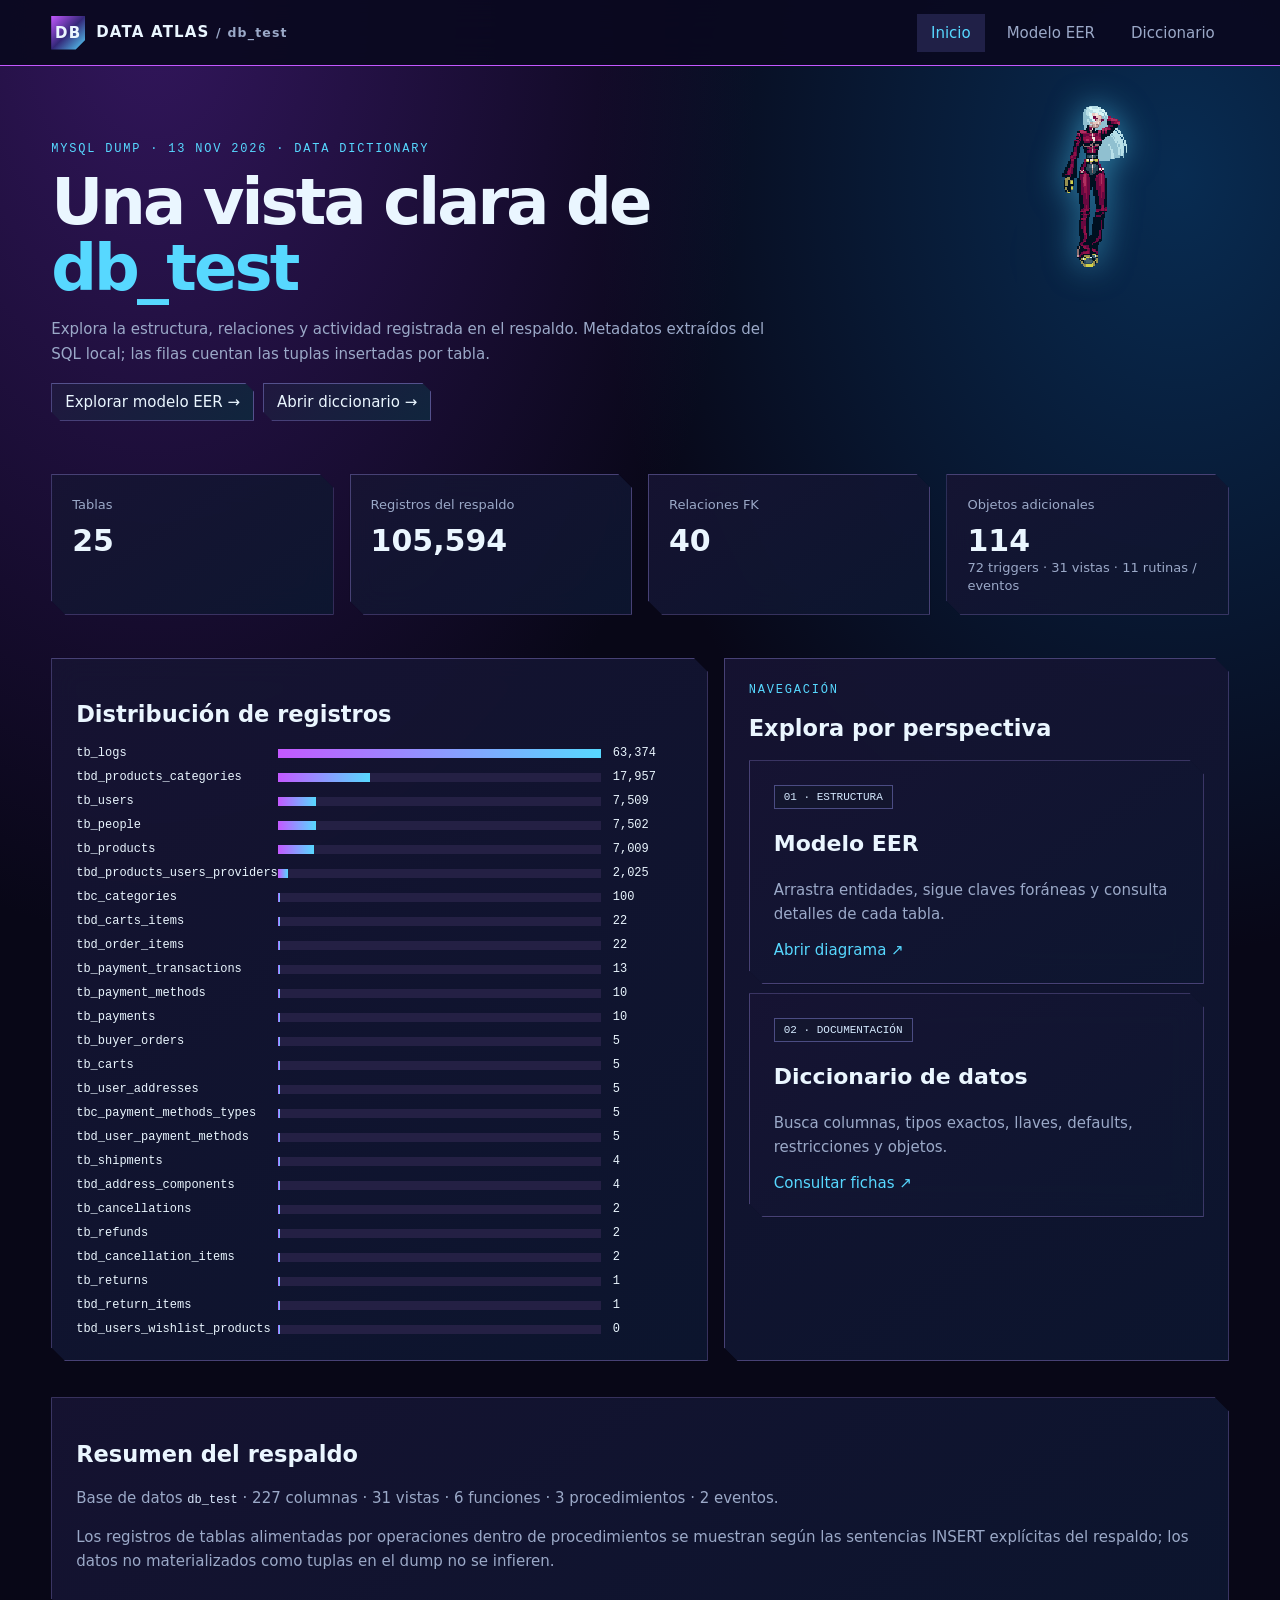
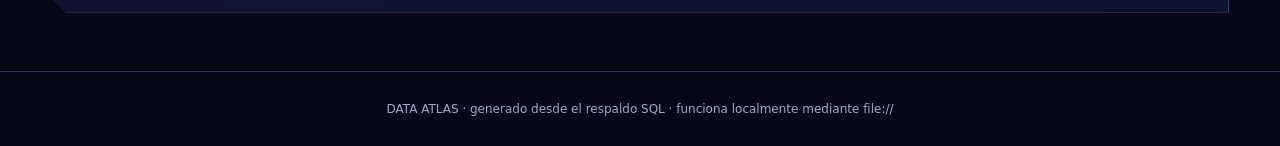
<file: Practica04/index.html>
﻿<!doctype html><html lang="es"><head><meta charset="utf-8"><meta name="viewport" content="width=device-width,initial-scale=1"><meta name="theme-color" content="#080b12"><title>Data Atlas · db_test</title><link rel="stylesheet" href="estilos.css"><script defer src="datos_bd.js"></script><script defer src="app.js"></script></head><body data-page="home"><div id="home"></div></body></html>
</file>
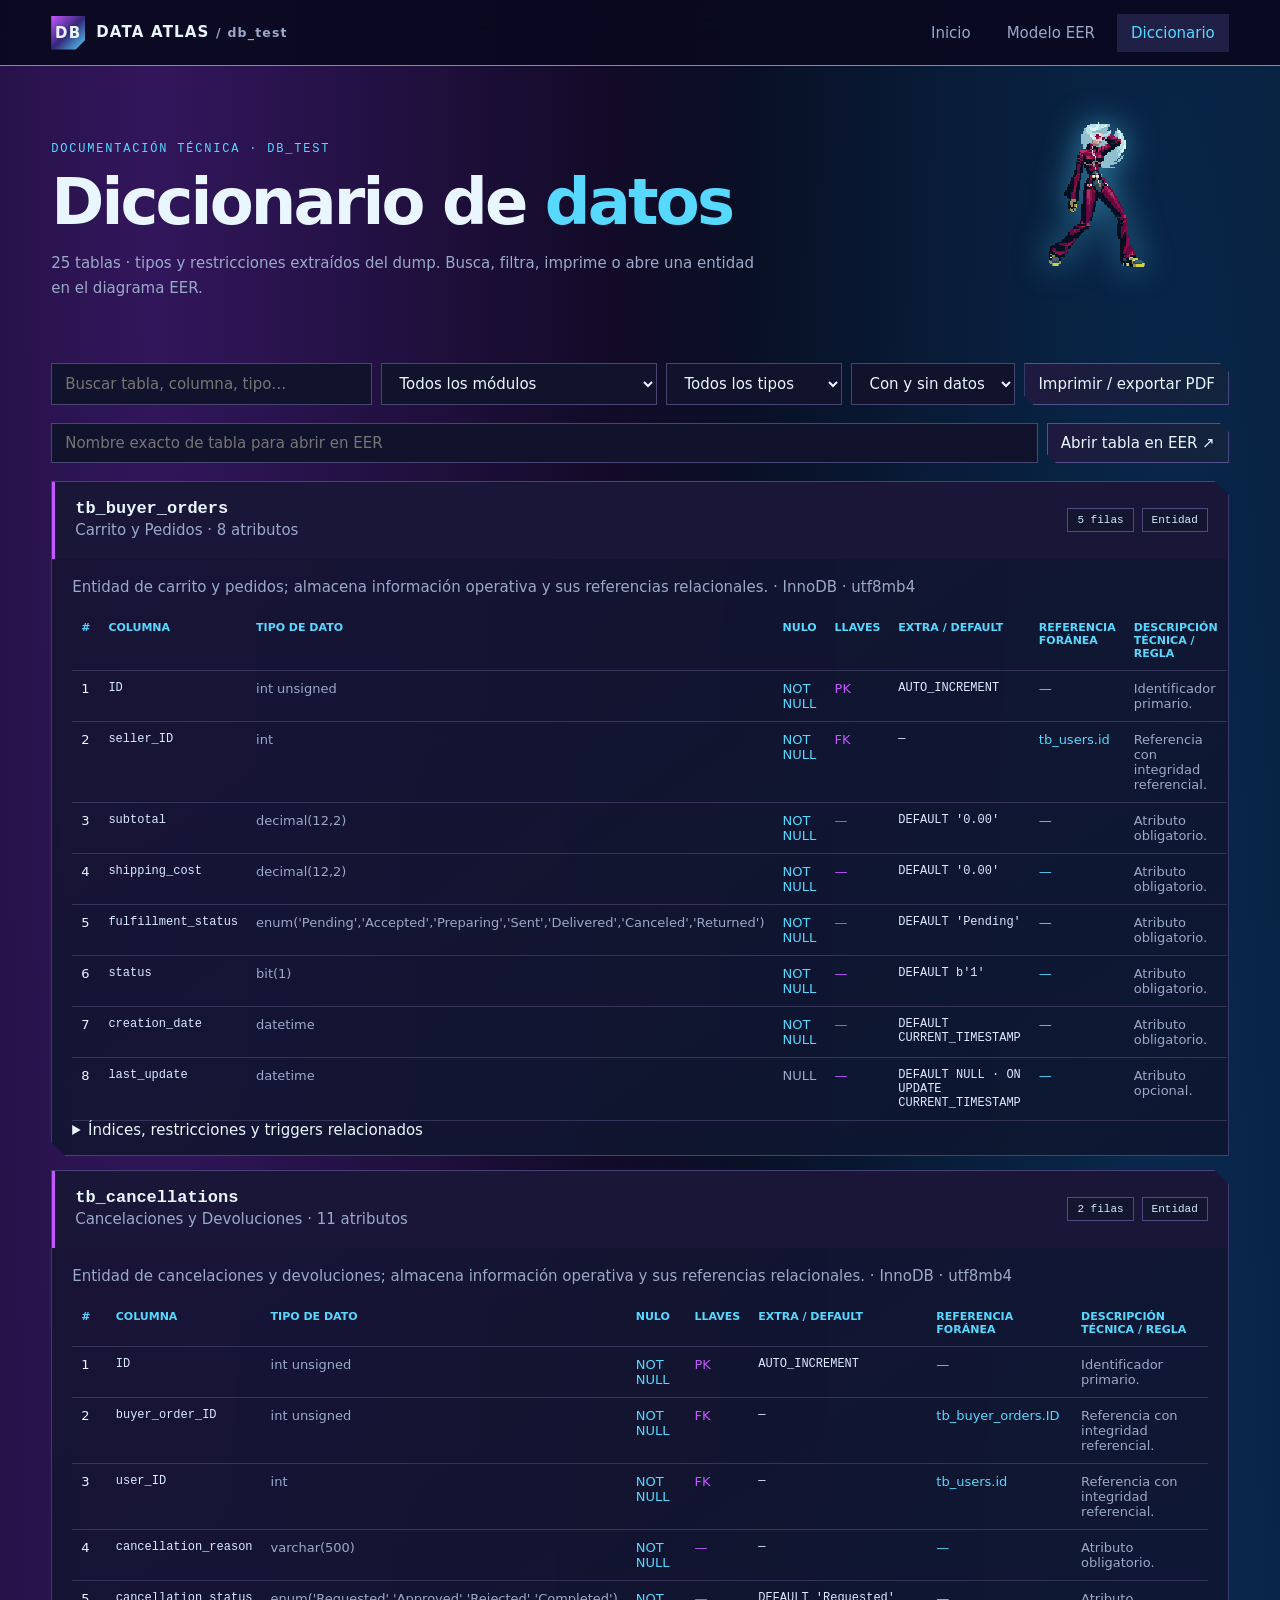
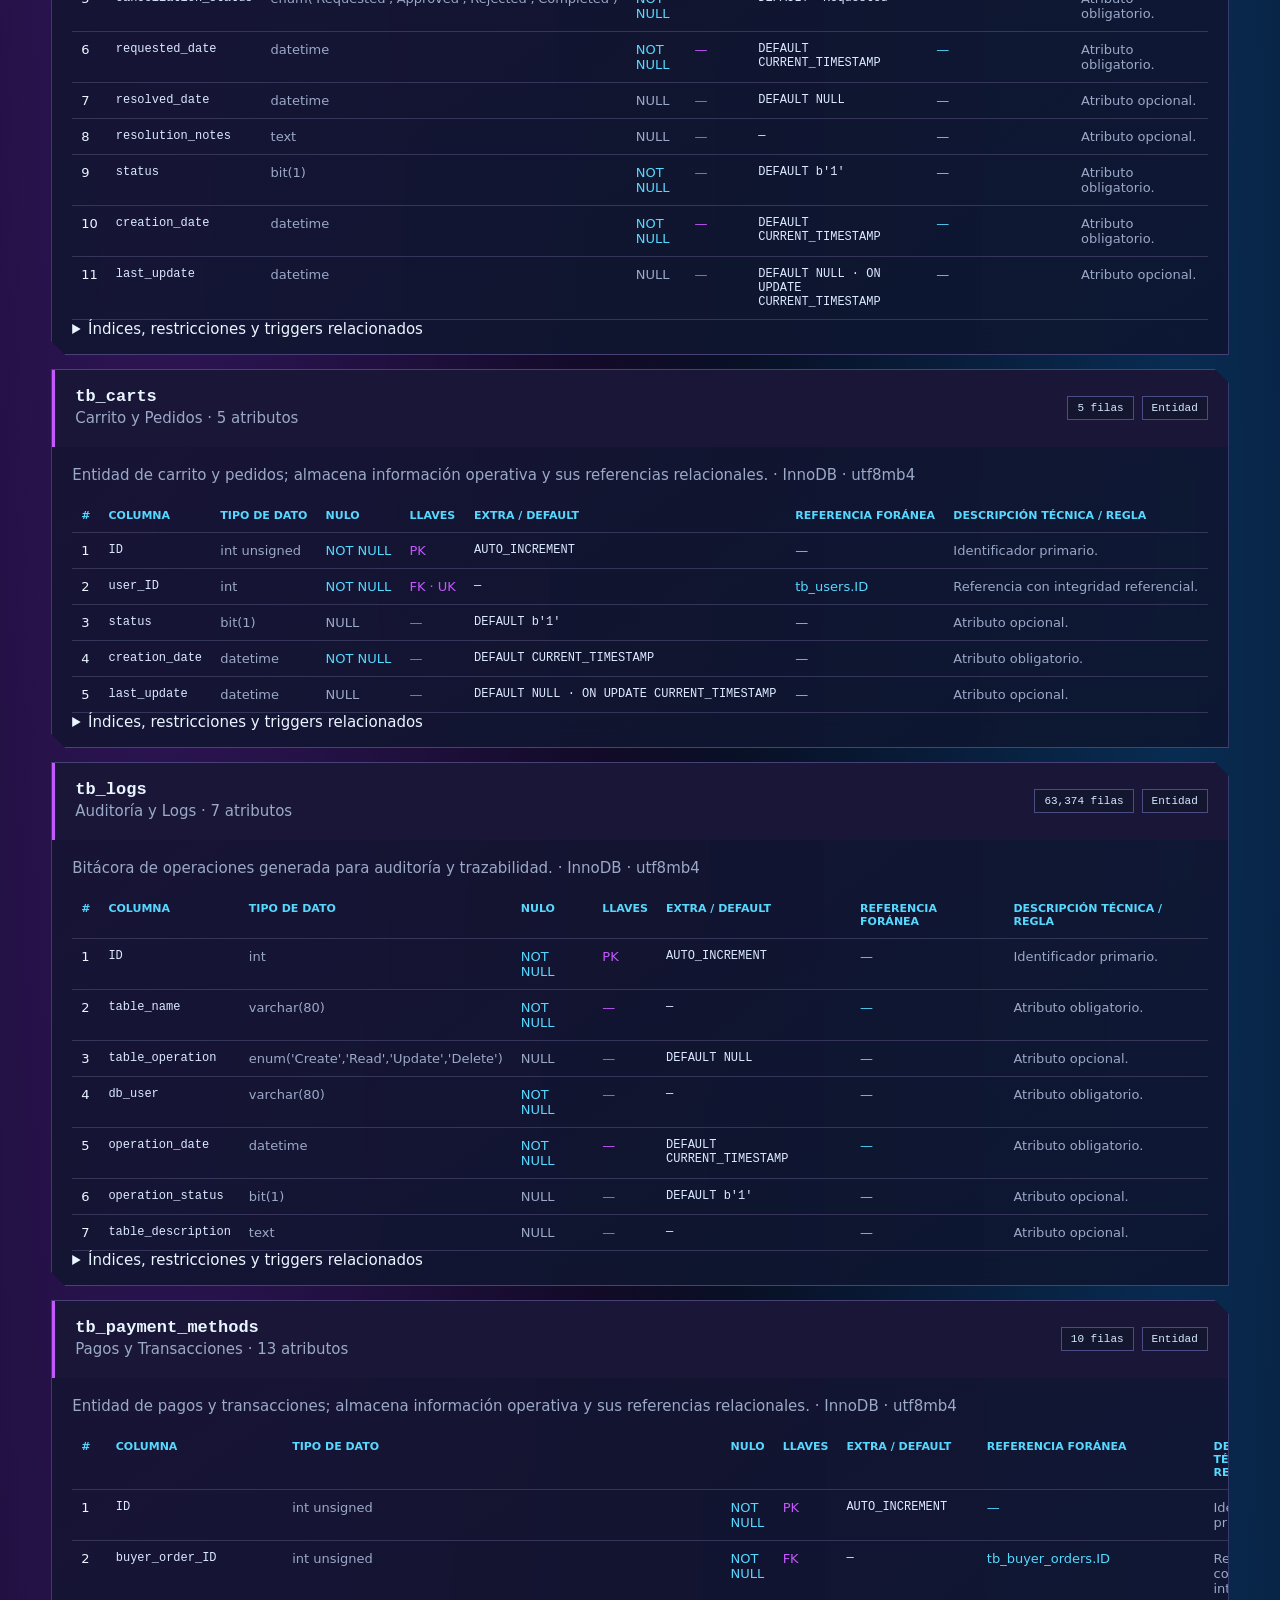
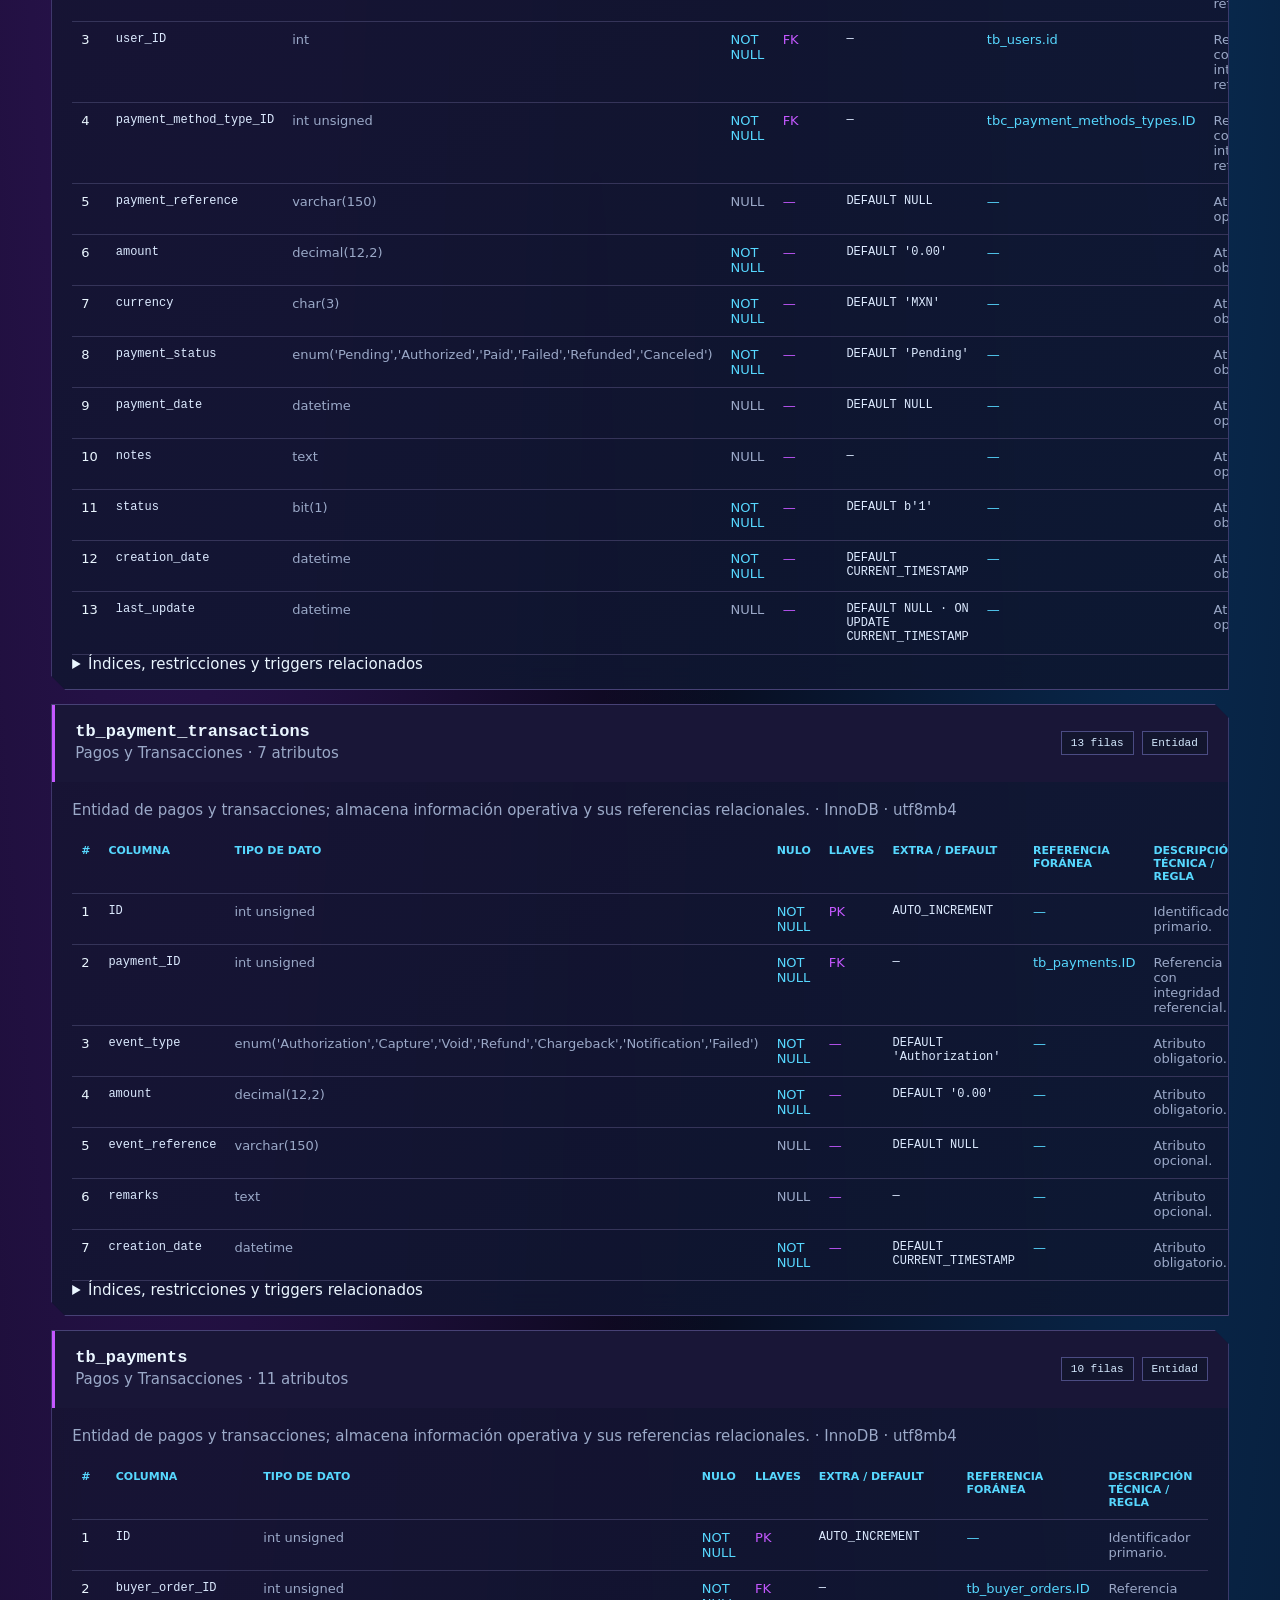
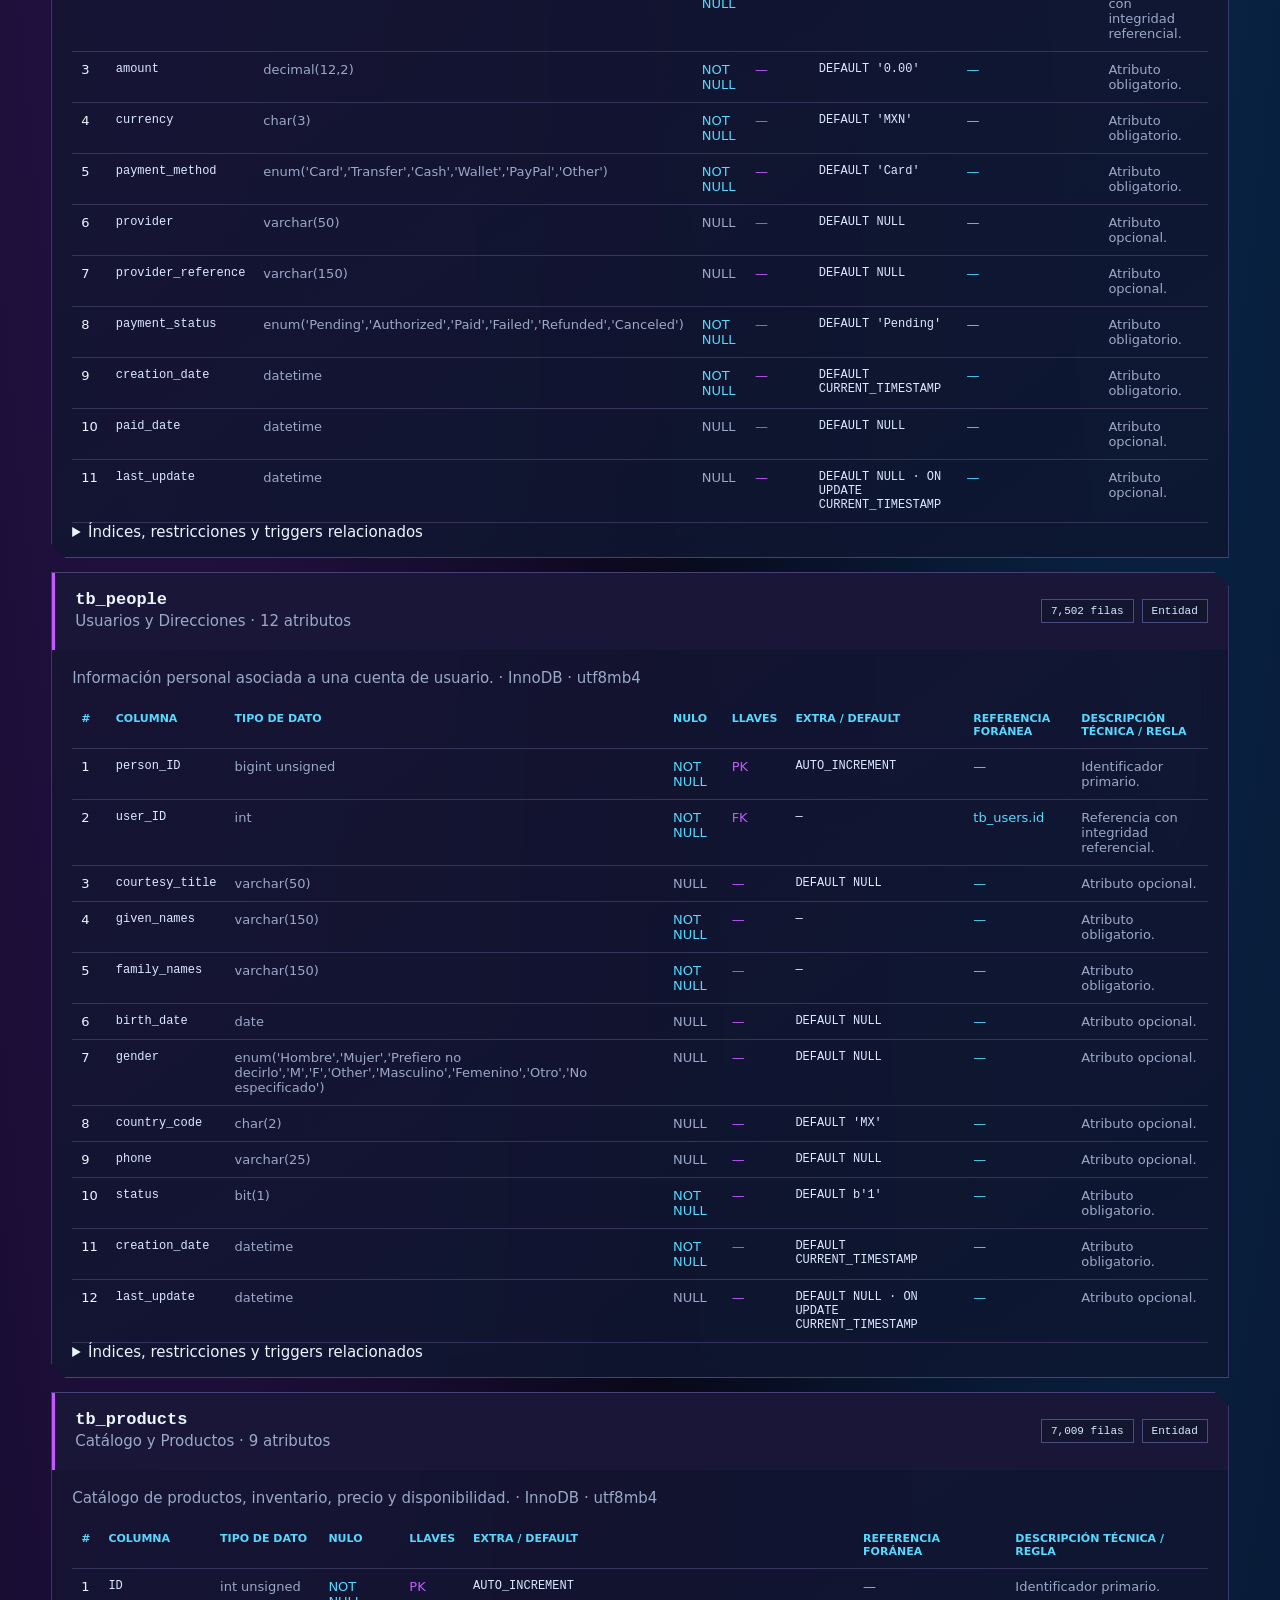
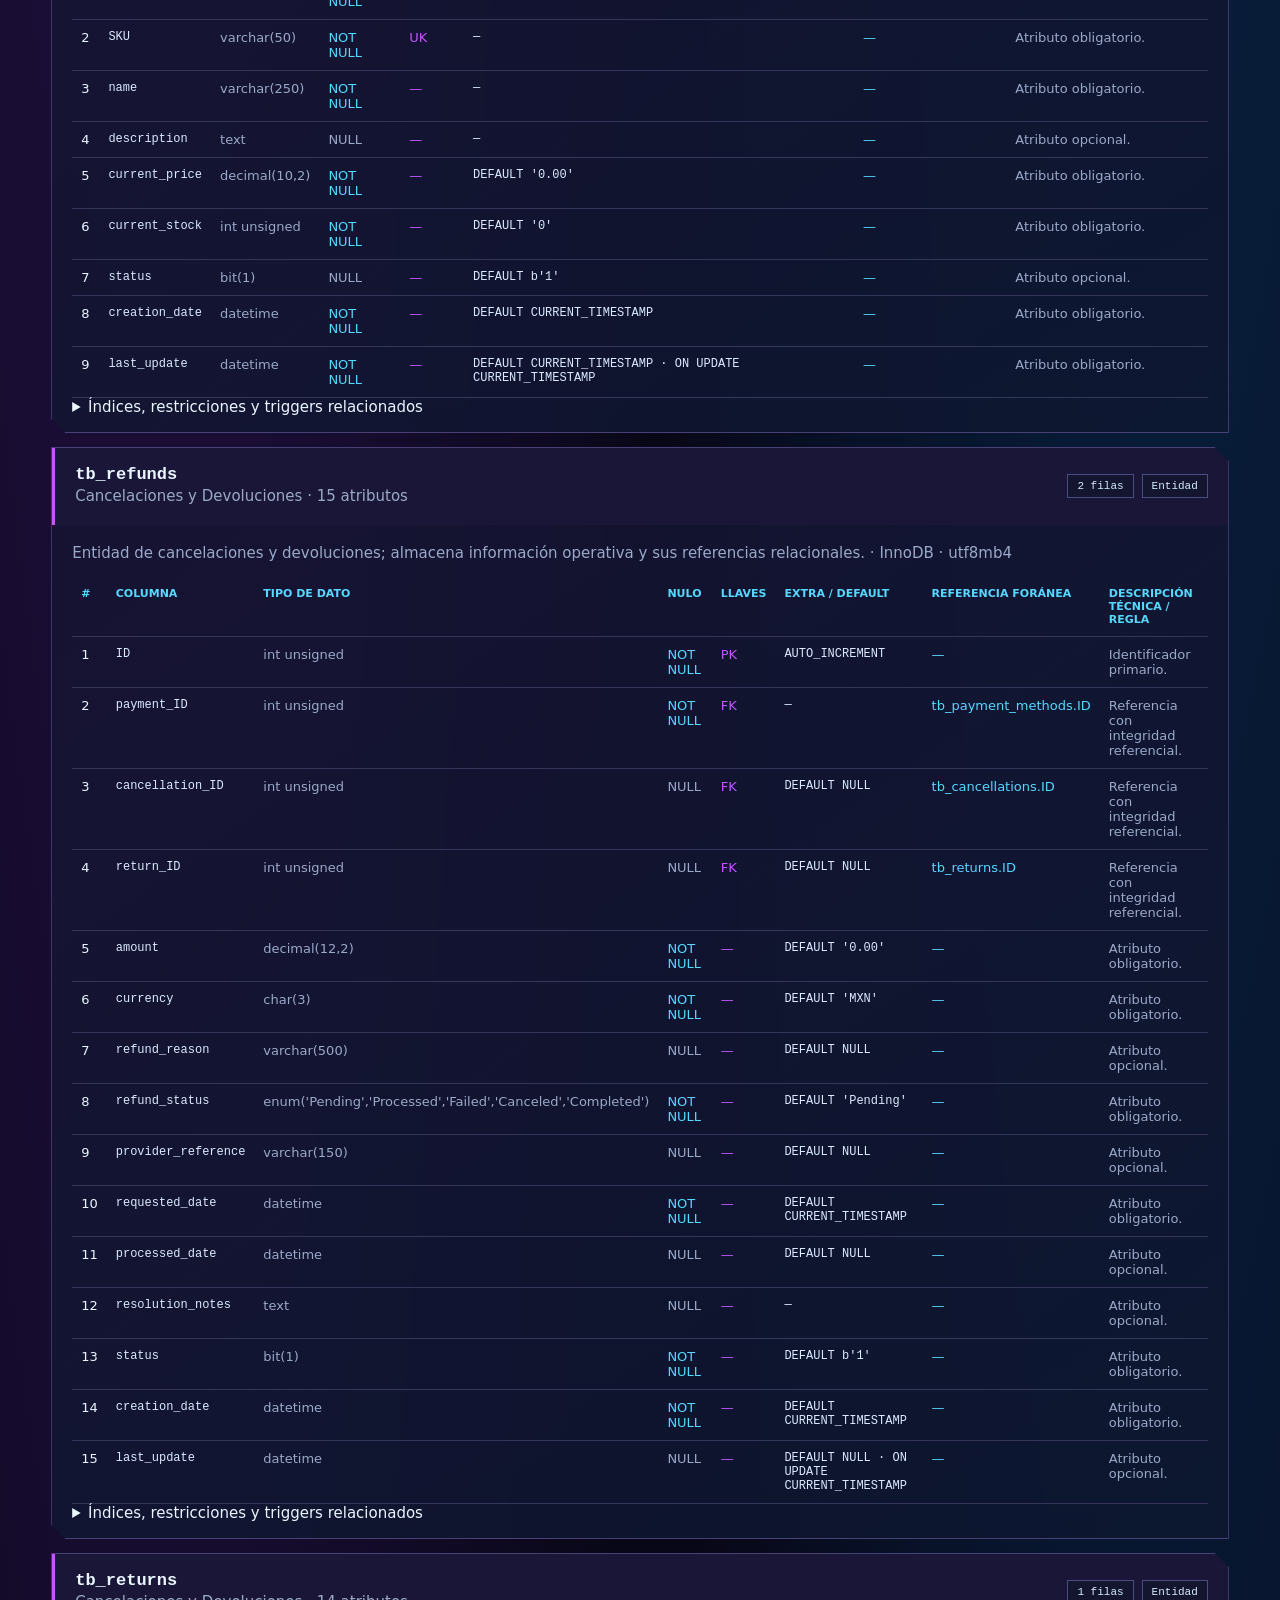
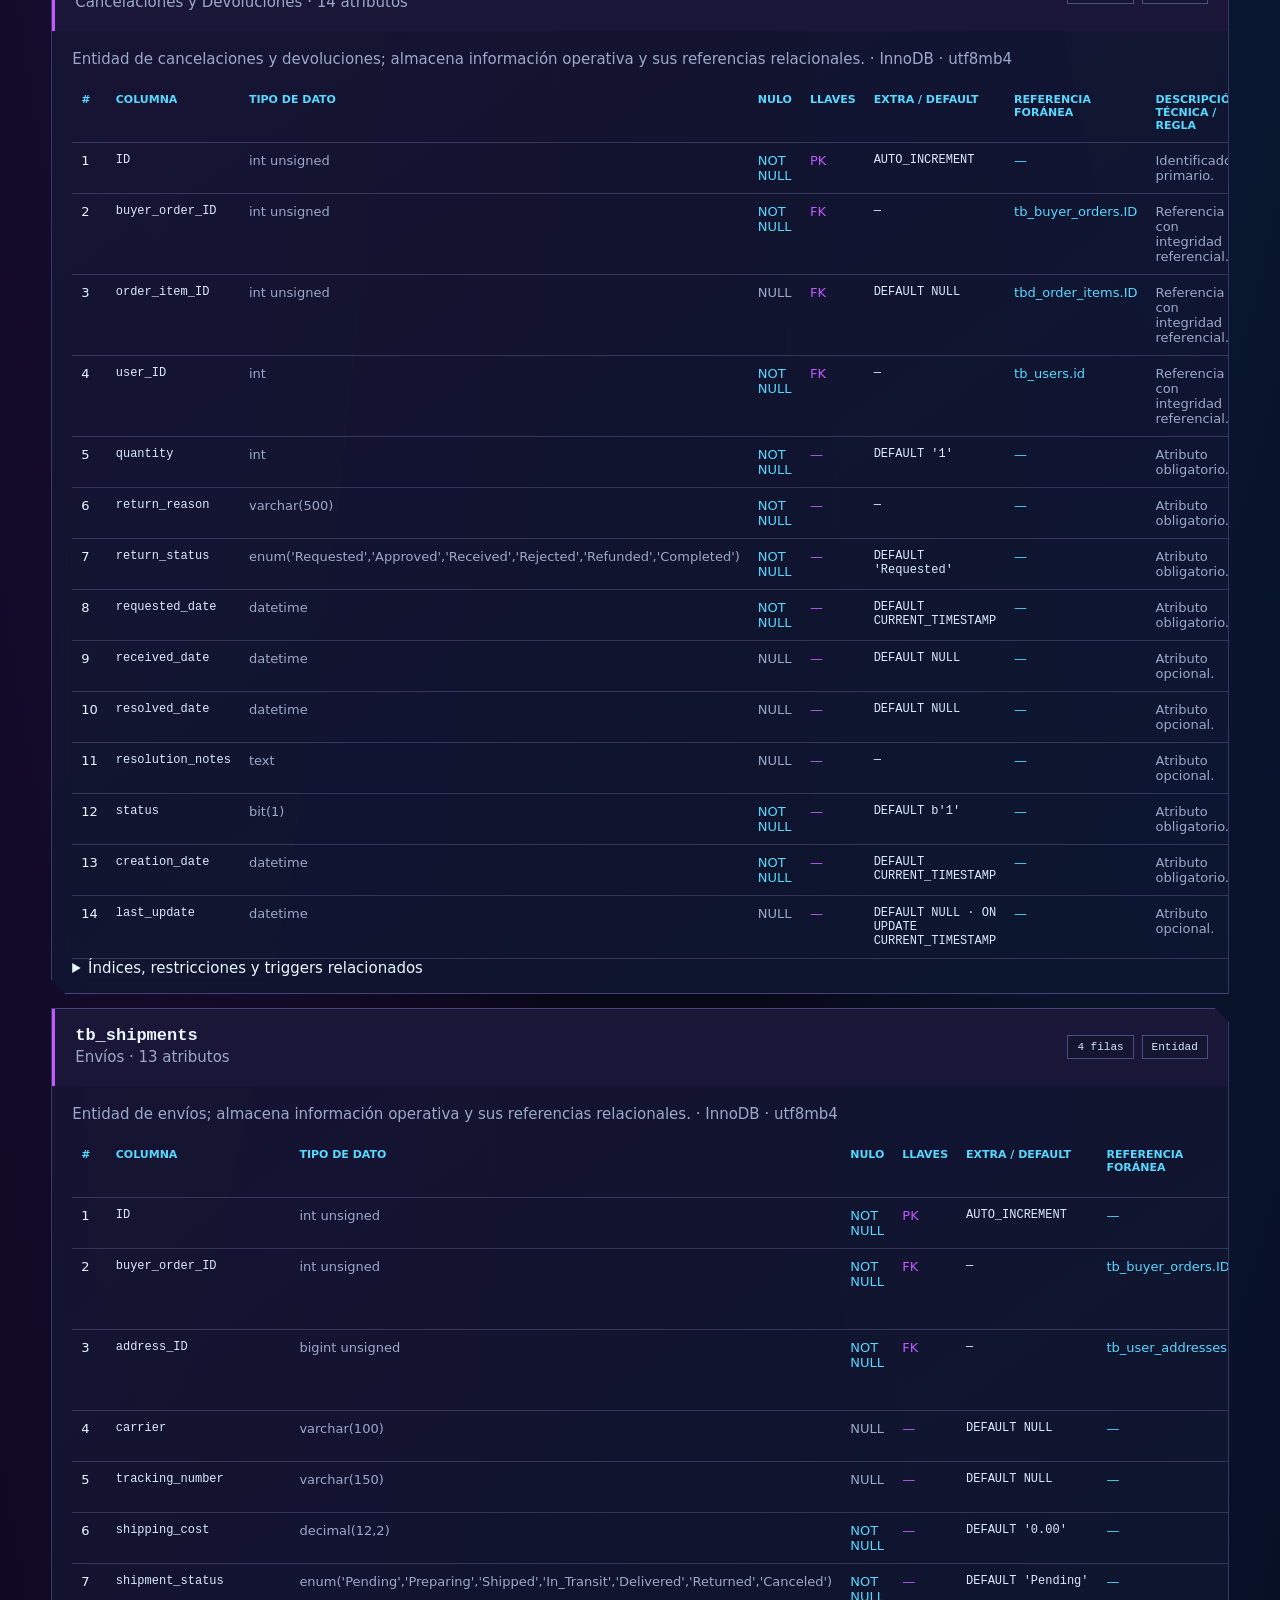
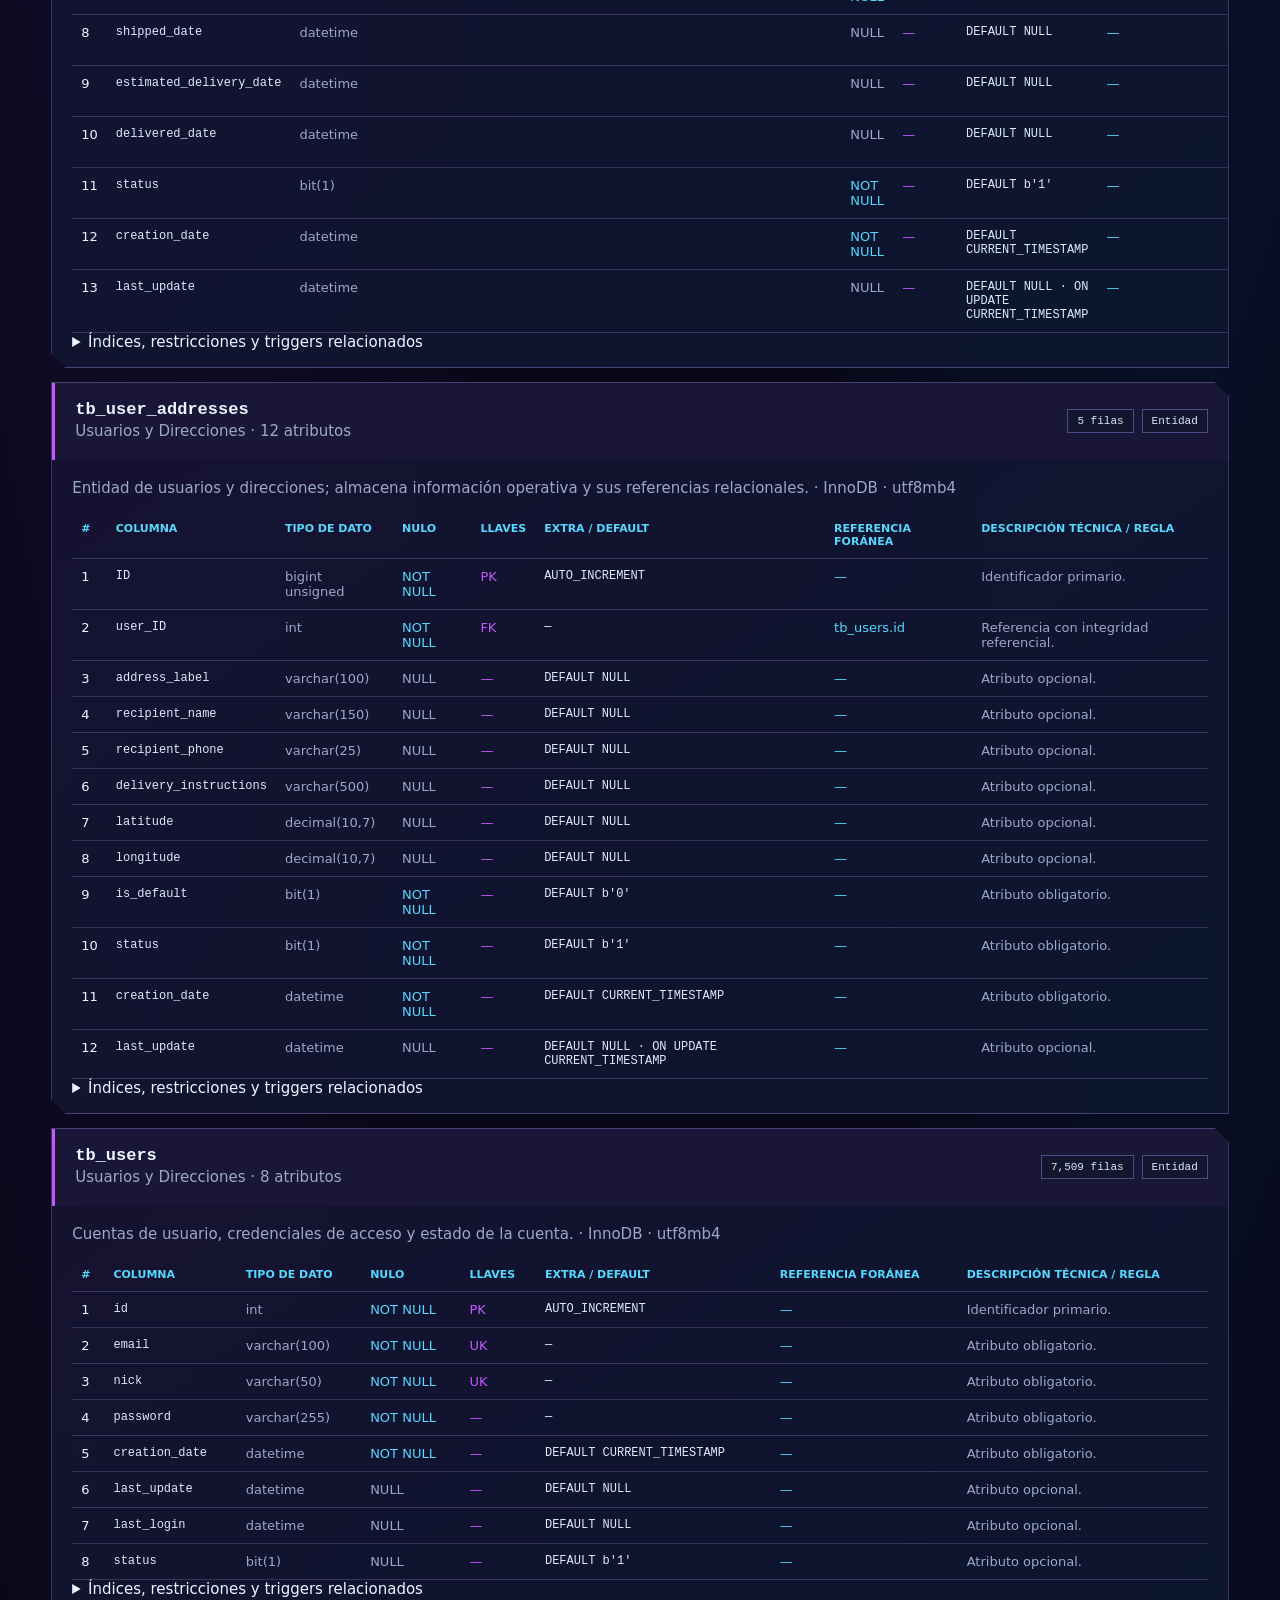
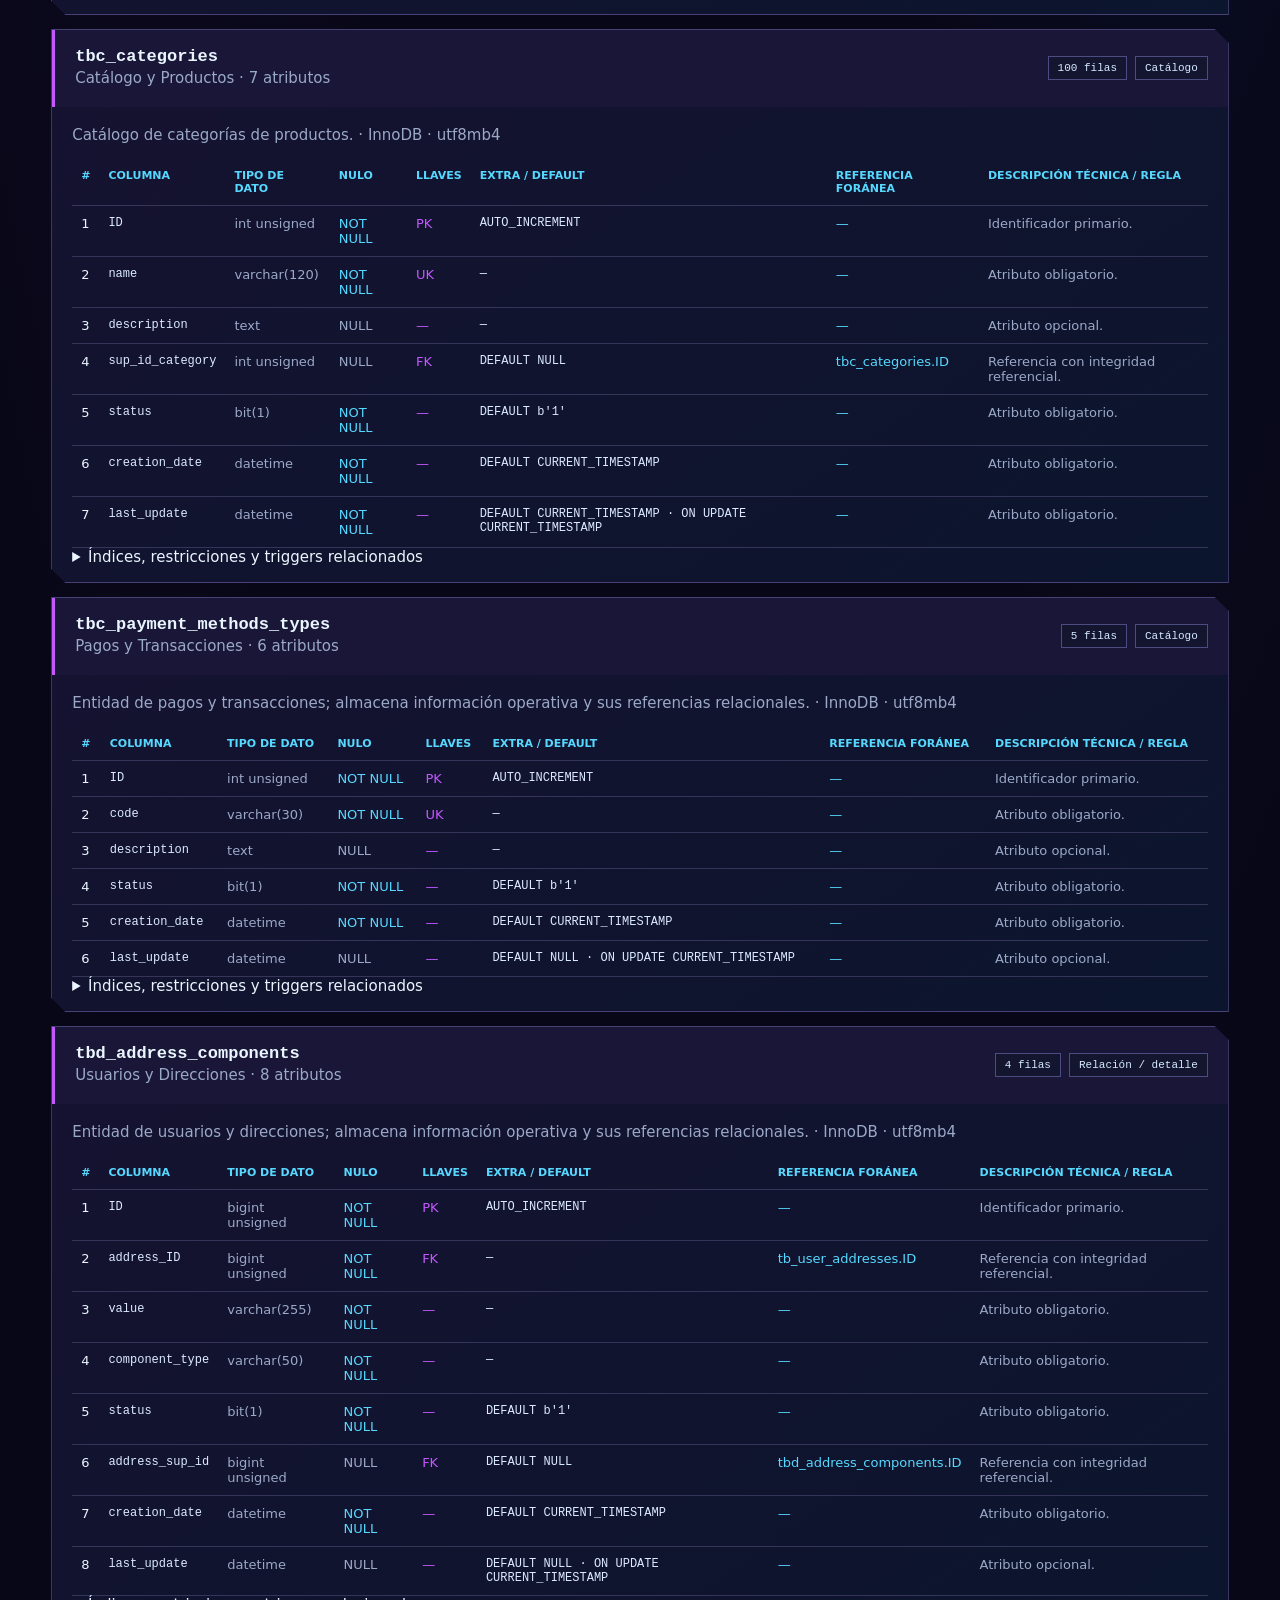
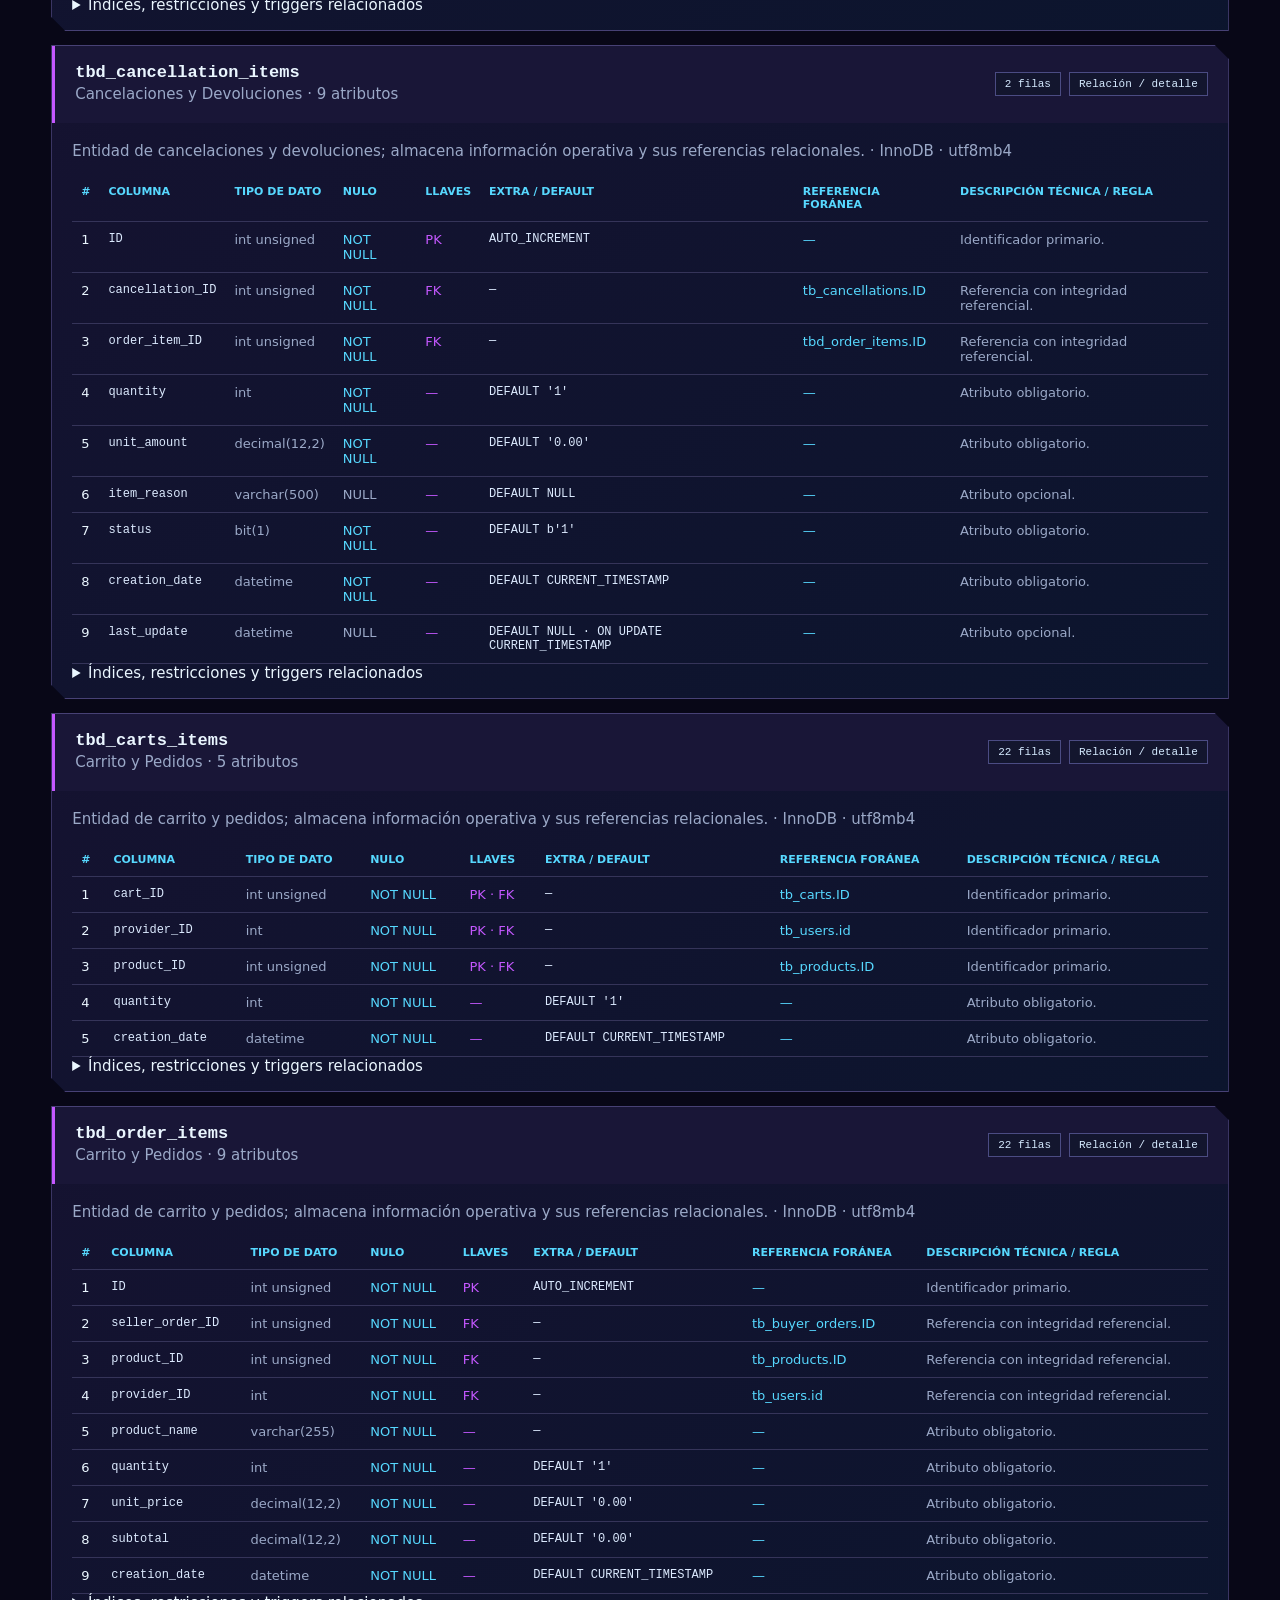
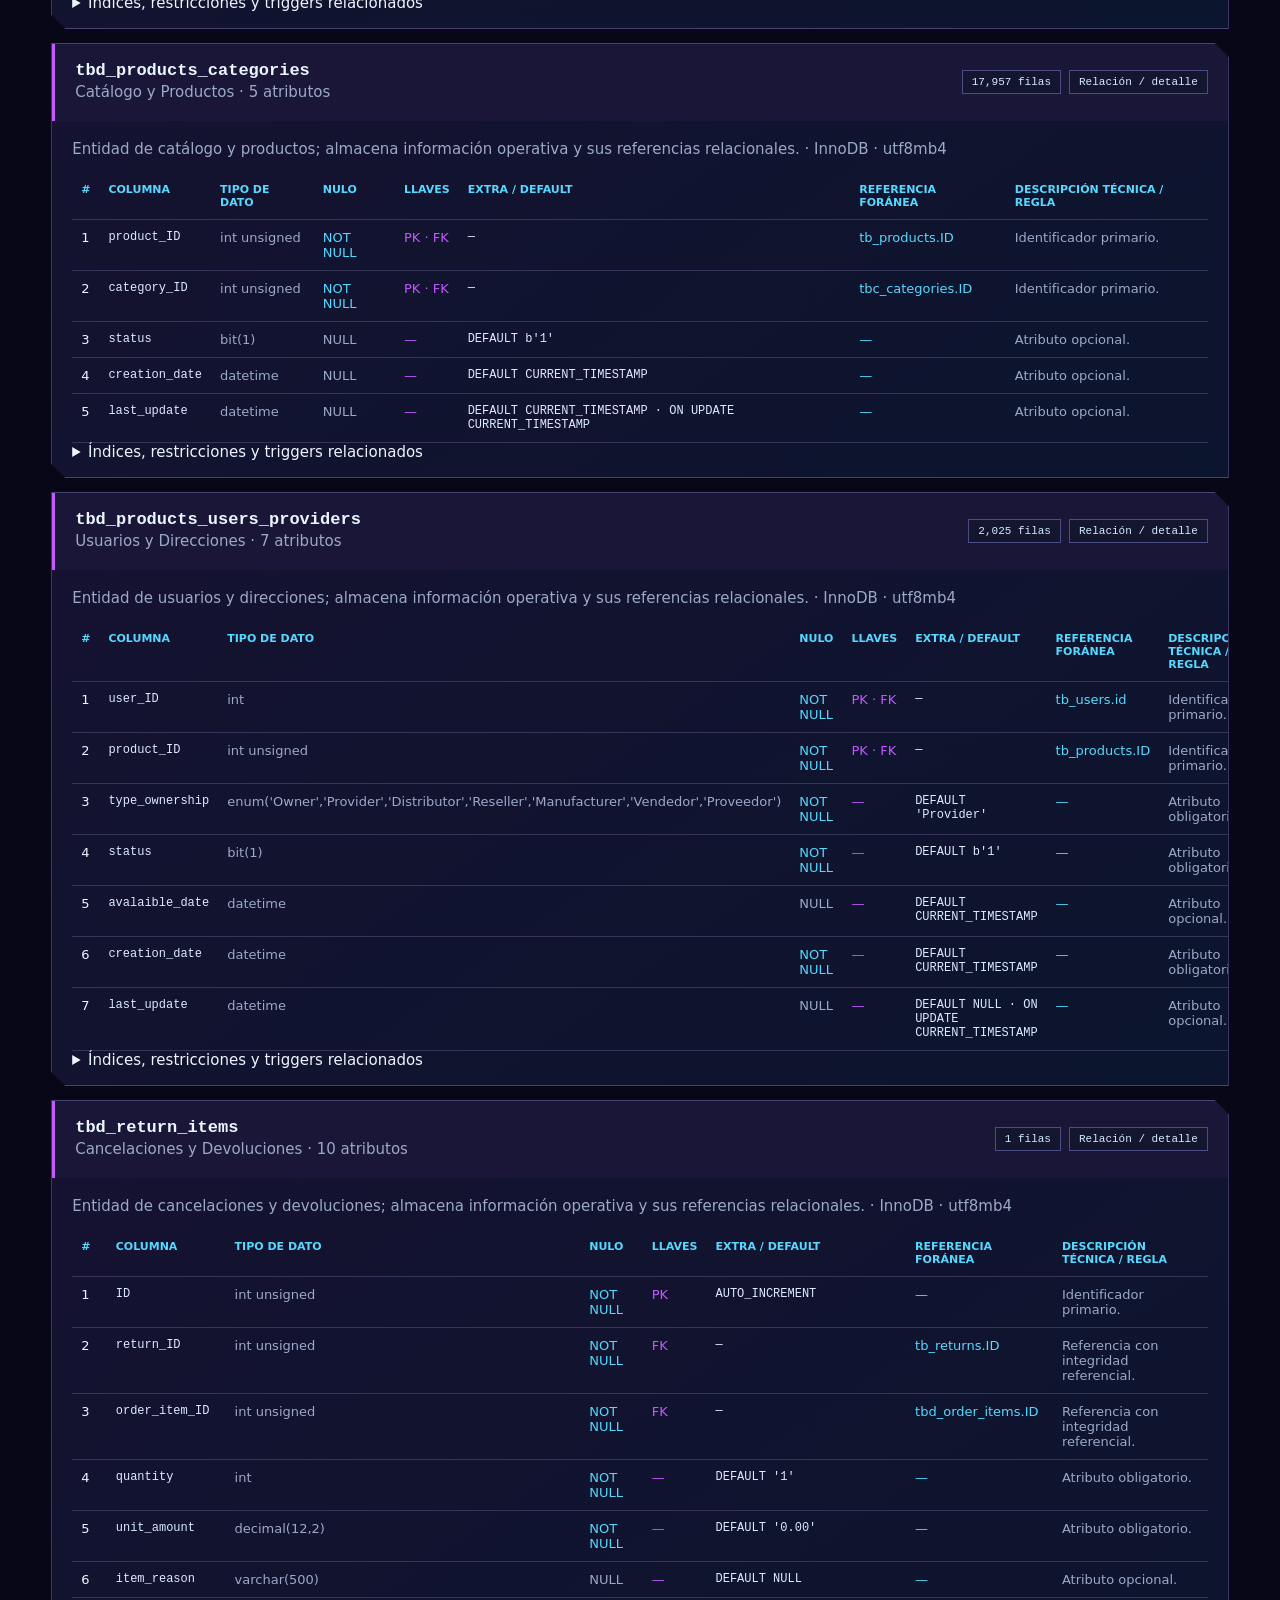
<file: Practica04/diccionario_datos.html>
﻿<!doctype html><html lang="es"><head><meta charset="utf-8"><meta name="viewport" content="width=device-width,initial-scale=1"><title>Diccionario de datos · Data Atlas</title><link rel="stylesheet" href="estilos.css"><script defer src="datos_bd.js"></script><script defer src="app.js"></script></head><body data-page="dict"><main class="wrap"><header class="hero"><div class="eyebrow">DOCUMENTACIÓN TÉCNICA · db_test</div><h1>Diccionario de <span class="accent">datos</span></h1><p>25 tablas · tipos y restricciones extraídos del dump. Busca, filtra, imprime o abre una entidad en el diagrama EER.</p></header><div class="toolbar"><input id="q" class="filter" type="search" placeholder="Buscar tabla, columna, tipo…"><select id="mod" class="filter"><option value="">Todos los módulos</option><option>Usuarios y Direcciones</option><option>Catálogo y Productos</option><option>Carrito y Pedidos</option><option>Pagos y Transacciones</option><option>Cancelaciones y Devoluciones</option><option>Auditoría y Logs</option><option>Envíos</option></select><select id="pre" class="filter"><option value="">Todos los tipos</option><option value="tb">tb_ · Entidades</option><option value="tbc">tbc_ · Catálogos</option><option value="tbd">tbd_ · Relaciones</option></select><select id="empty" class="filter"><option value="">Con y sin datos</option><option value="with">Con registros</option><option value="zero">Vacías</option></select><button id="print">Imprimir / exportar PDF</button></div><div class="toolbar"><input id="jumpname" list="tableslist" placeholder="Nombre exacto de tabla para abrir en EER"><datalist id="tableslist"></datalist><button id="jump">Abrir tabla en EER ↗</button></div><div id="tables"></div><section class="section"><div class="eyebrow">OBJETOS DE BASE DE DATOS</div><h2>Vistas, rutinas y auditoría</h2><div class="objtabs"><button class="objtab active" data-show="all">Todos</button><button class="objtab" data-show="views">Vistas</button><button class="objtab" data-show="functions">Funciones</button><button class="objtab" data-show="procedures">Procedimientos</button><button class="objtab" data-show="events">Eventos</button><button class="objtab" data-show="triggers">Triggers</button></div></section><div id="objects"></div></main><footer class="footer">DATA ATLAS · Diccionario técnico extraído del respaldo</footer><script>document.addEventListener('DOMContentLoaded',()=>{setTimeout(()=>{const d=document.querySelector('#tableslist');if(window.DB_DATA)d.innerHTML=Object.keys(DB_DATA.tables).map(n=>`<option value="${n}">`).join('');document.querySelectorAll('.objtab').forEach(b=>b.onclick=()=>{document.querySelectorAll('.objtab').forEach(x=>x.classList.remove('active'));b.classList.add('active');document.querySelectorAll('.objsection').forEach(s=>s.hidden=b.dataset.show!=='all'&&s.dataset.kind!==b.dataset.show)})},80)})</script></body></html>
</file>
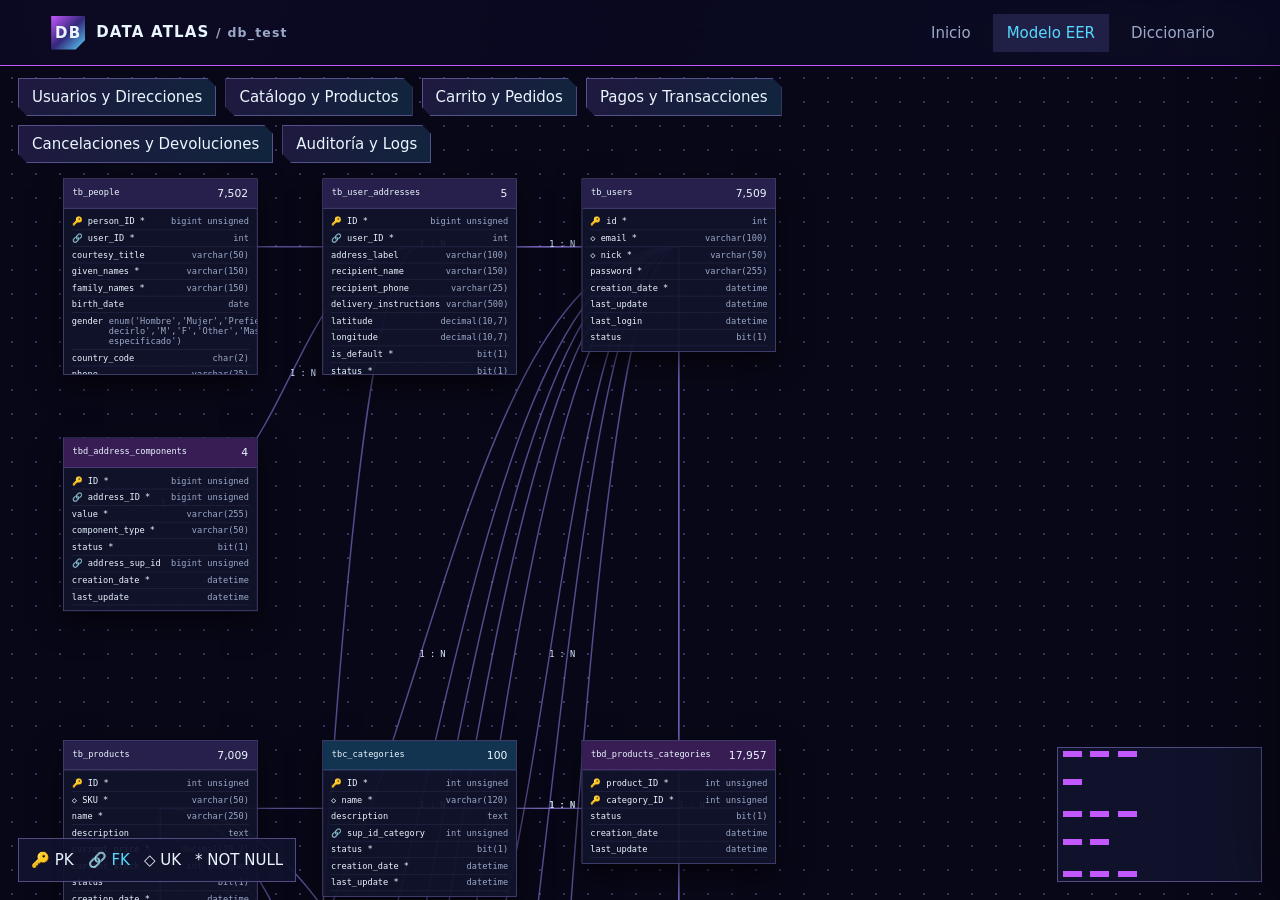
<file: Practica04/modelo_eer.html>
﻿<!doctype html><html lang="es"><head><meta charset="utf-8"><meta name="viewport" content="width=device-width,initial-scale=1"><title>Modelo EER · Data Atlas</title><link rel="stylesheet" href="estilos.css"><script defer src="datos_bd.js"></script><script defer src="app.js"></script></head><body data-page="eer"><main id="eer"></main></body></html>
</file>
<file: Practica04/estilos.css>
:root{--bg:#080717;--panel:#11102a;--line:#383568;--text:#eaf6ff;--muted:#9ba9c8;--purple:#c458ff;--blue:#57d8ff;--shadow:0 18px 55px #03020caa}*{box-sizing:border-box}body{margin:0;background:radial-gradient(ellipse at 12% 0,#32165c 0,transparent 38%),radial-gradient(ellipse at 92% 10%,#082c52 0,transparent 35%),var(--bg);color:var(--text);font:15px Inter,ui-sans-serif,system-ui,Segoe UI,sans-serif;min-height:100vh}a{color:inherit;text-decoration:none}button,input,select{font:inherit;color:inherit}button,.btn{border:1px solid #54518d;background:linear-gradient(135deg,#20183f,#10253d);padding:9px 13px;cursor:pointer;transition:.2s;clip-path:polygon(0 0,calc(100% - 9px) 0,100% 9px,100% 100%,9px 100%,0 calc(100% - 9px))}button:hover,.btn:hover{border-color:var(--blue);transform:translateY(-2px);box-shadow:0 0 20px #57d8ff55}.nav{height:66px;position:sticky;top:0;z-index:30;display:flex;align-items:center;justify-content:space-between;padding:0 4vw;background:#0a0920ed;backdrop-filter:blur(18px);border-bottom:1px solid var(--purple)}.brand{display:flex;align-items:center;gap:11px;font-weight:800;letter-spacing:.08em}.brand i{width:34px;height:34px;display:grid;place-items:center;background:linear-gradient(135deg,var(--purple),#342879,var(--blue));font-style:normal;clip-path:polygon(0 0,100% 0,100% 72%,72% 100%,0 100%)}.navlinks{display:flex;gap:8px}.navlinks a{padding:10px 14px;color:var(--muted)}.navlinks a:hover,.navlinks a.active{color:var(--blue);background:#202047}.wrap{max-width:1500px;margin:auto;padding:40px 4vw}.eyebrow{color:var(--blue);font:12px ui-monospace,monospace;text-transform:uppercase;letter-spacing:.15em}.hero{padding:36px 0 28px;position:relative}.hero h1{font-size:clamp(35px,5vw,64px);letter-spacing:-.045em;line-height:1.03;margin:14px 0}.hero p{color:var(--muted);max-width:720px;line-height:1.7}.hero:after{content:'';position:absolute;right:4%;top:0;width:170px;height:170px;background:url('Bakups/KULA.gif') center/contain no-repeat;image-rendering:pixelated;filter:drop-shadow(0 0 16px #57d8ff88);pointer-events:none}.grid{display:grid;gap:16px}.kpis{grid-template-columns:repeat(4,minmax(0,1fr));margin:25px 0}.glass,.kpi,.card,.section{background:linear-gradient(145deg,#171433e8,#0d1730e8);border:1px solid #474175;box-shadow:var(--shadow);backdrop-filter:blur(14px);clip-path:polygon(0 0,calc(100% - 14px) 0,100% 14px,100% 100%,14px 100%,0 calc(100% - 14px))}.kpi{padding:20px}.kpi span{color:var(--muted);font-size:13px}.kpi strong{display:block;font-size:30px;margin-top:10px}.accent{color:var(--blue)}.twocol{grid-template-columns:1.3fr 1fr}.section{padding:24px;margin:18px 0}.actions,.cards,.objtabs,.modules{display:flex;gap:9px;flex-wrap:wrap}.card{padding:24px;transition:.25s}.card:hover{transform:translateY(-4px);border-color:var(--blue);box-shadow:0 0 24px #57d8ff33}.card h3{font-size:22px}.card p,.muted{color:var(--muted);line-height:1.6}.bars{display:grid;gap:10px}.barrow{display:grid;grid-template-columns:190px 1fr 70px;gap:12px;align-items:center;font:12px ui-monospace,monospace}.track{height:9px;background:#242044;overflow:hidden}.fill{height:100%;background:linear-gradient(90deg,var(--purple),var(--blue));min-width:2px}.toolbar{display:flex;flex-wrap:wrap;gap:9px;margin:18px 0}.toolbar input,.toolbar select{background:#11132d;border:1px solid #484573;padding:10px 13px}.toolbar input{min-width:260px;flex:1}.pill{display:inline-flex;border:1px solid #4b4c83;background:#13162e;padding:5px 9px;font:11px ui-monospace,monospace;color:#d5eaff}.tablecard{margin:14px 0;overflow:hidden}.tablehead{display:flex;align-items:center;justify-content:space-between;padding:17px 20px;background:#191637;cursor:pointer;border-left:3px solid var(--purple)}.tablehead h3{margin:0;font:700 17px ui-monospace,monospace}.meta{display:flex;gap:8px;align-items:center;flex-wrap:wrap}.tablebody{padding:16px 20px;overflow:auto}.schema{width:100%;border-collapse:collapse;min-width:900px;font-size:13px}.schema th,.schema td{text-align:left;border-bottom:1px solid #353459;padding:10px 9px;vertical-align:top}.schema th{color:var(--blue);font-size:11px;text-transform:uppercase}.mono{font:12px ui-monospace,Consolas,monospace;color:#dceaff}.badge{color:var(--purple)}.fk{color:var(--blue)}.null,.type,.tech{color:var(--muted)}.footer{padding:30px;text-align:center;color:var(--muted);border-top:1px solid #343256;font-size:12px}.canvas{height:calc(100vh - 66px);min-height:600px;position:relative;overflow:hidden;background-color:#080717;background-image:radial-gradient(#37345f 1px,transparent 1px);background-size:24px 24px;cursor:grab}.world{position:absolute;width:2800px;height:2600px;transform-origin:0 0}.edges{position:absolute;inset:0;width:2800px;height:2600px;overflow:visible;pointer-events:none}.edge{fill:none;stroke:#8370cc;stroke-width:2;opacity:.65}.edge.on{stroke:var(--blue);stroke-width:3;filter:drop-shadow(0 0 5px var(--blue))}.edge-label{fill:#d7eaff;font:12px ui-monospace,monospace}.node{position:absolute;width:270px;background:#11132cf2;border:1px solid #514b84;box-shadow:0 15px 36px #0009;overflow:hidden}.node:hover,.node.selected{border-color:var(--blue);box-shadow:0 0 23px #57d8ff44}.node.dim{opacity:.16}.nodehead{padding:11px 12px;display:flex;justify-content:space-between;background:#28204c;border-bottom:1px solid #514b84;cursor:move}.nodehead b,.field{font:12px ui-monospace,monospace}.node.tbc .nodehead{background:#123450}.node.tbd .nodehead{background:#381d55}.fields{padding:7px 10px;max-height:230px;overflow:auto}.field{display:flex;justify-content:space-between;gap:8px;padding:4px 1px;border-bottom:1px solid #222341}.fieldtype{color:var(--muted)}.legend,.minimap{position:absolute;bottom:18px;padding:12px;background:#11132dec;border:1px solid #514b84}.legend{left:18px;display:flex;gap:14px}.minimap{right:18px;width:205px;height:135px;overflow:hidden}.mini-node{position:absolute;background:var(--purple)}.drawer{position:fixed;z-index:50;right:0;top:66px;height:calc(100vh - 66px);width:min(470px,94vw);background:#10112af5;border-left:1px solid var(--blue);transform:translateX(105%);transition:.3s;overflow:auto;padding:24px;box-shadow:-25px 0 70px #0008}.drawer.open{transform:none}.drawer-top{display:flex;justify-content:space-between}.drawer pre{white-space:pre-wrap;overflow-wrap:anywhere;max-height:300px;overflow:auto;background:#08091d;padding:14px;color:#c9e8ff;font-size:11px}.zoomtools{position:absolute;top:18px;right:18px;z-index:4;display:flex;gap:6px}.objtab.active{border-color:var(--blue);color:var(--blue)}.miniitem{padding:8px;background:#11132c;border:1px solid #38365f;margin:5px 0;font:12px ui-monospace,monospace;overflow-wrap:anywhere}@media(max-width:800px){.kpis{grid-template-columns:repeat(2,1fr)}.twocol{grid-template-columns:1fr}.nav{padding:0 14px}.wrap{padding:28px 16px}.hero:after{width:90px;height:90px;right:0}.barrow{grid-template-columns:130px 1fr 55px}}@media print{body{background:#fff;color:#111}.nav,.toolbar,.footer,.actions{display:none!important}.tablebody[hidden]{display:block!important}}
</file>
